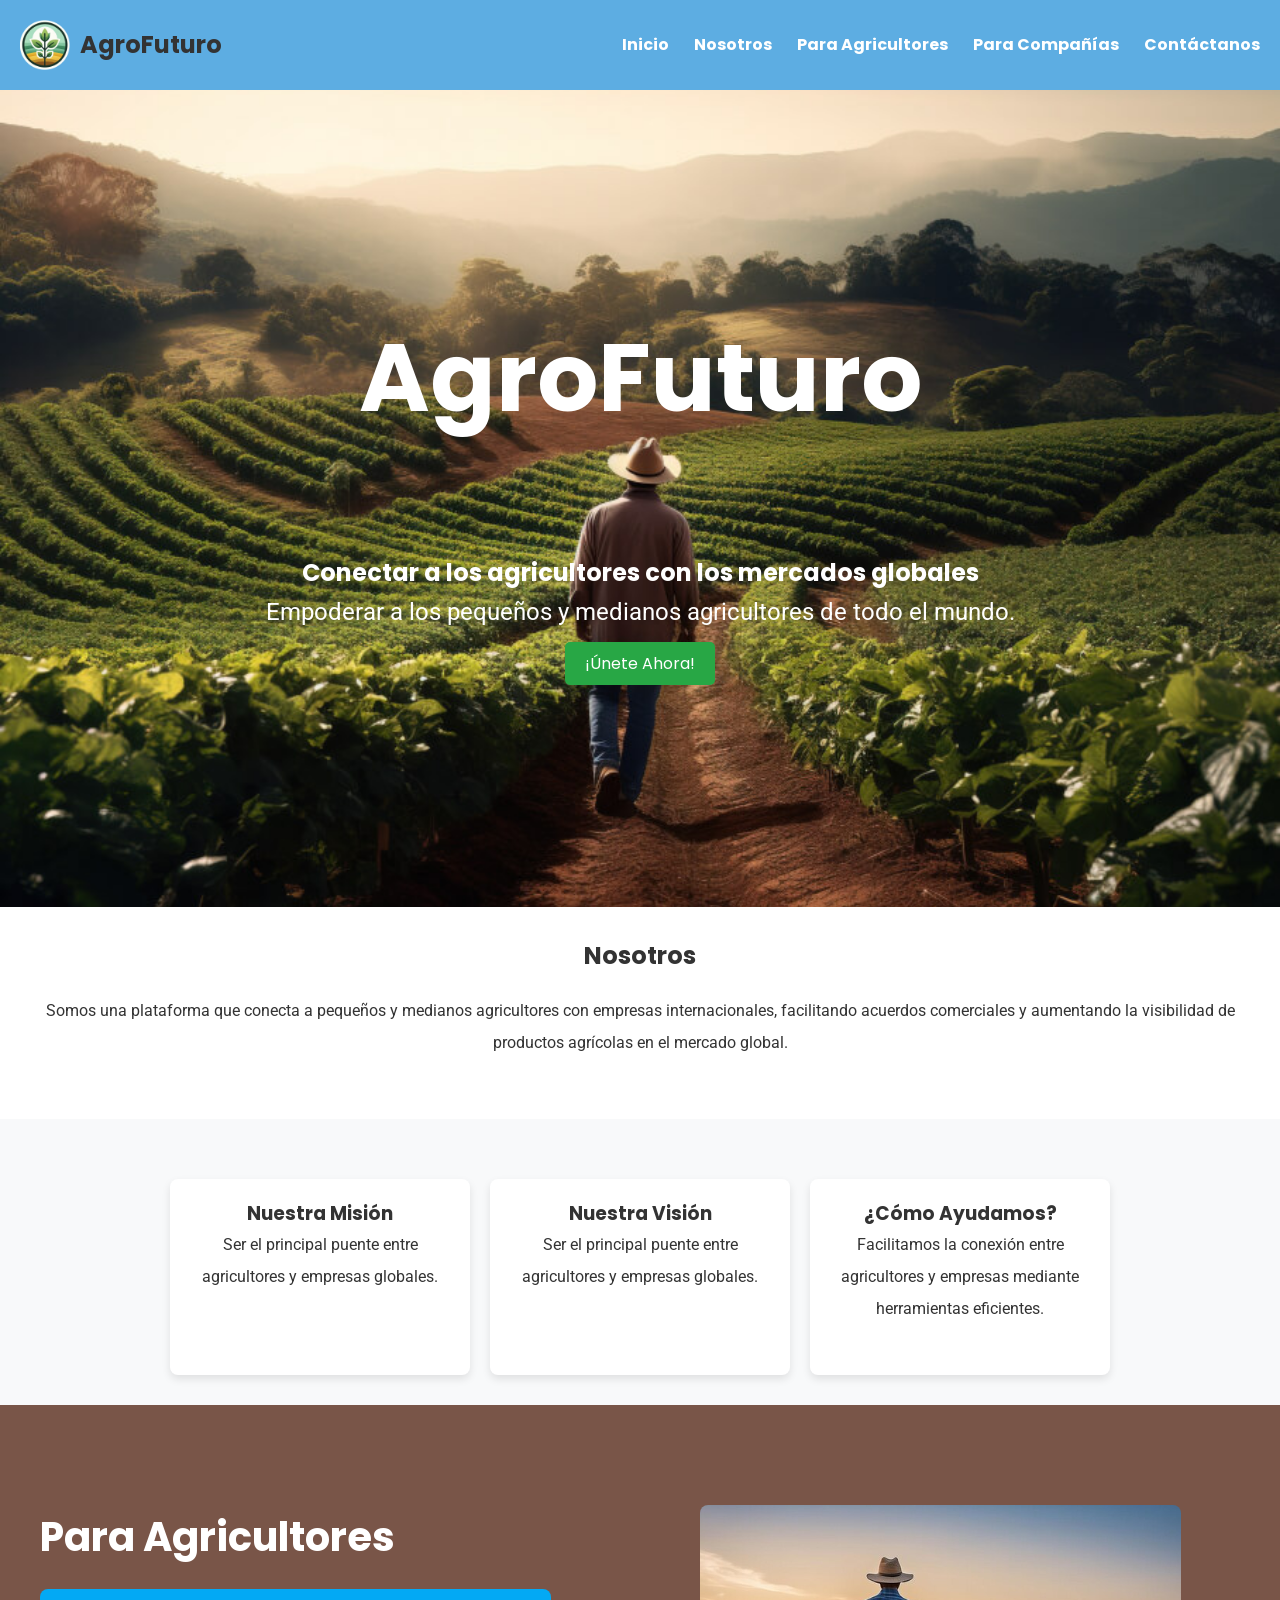
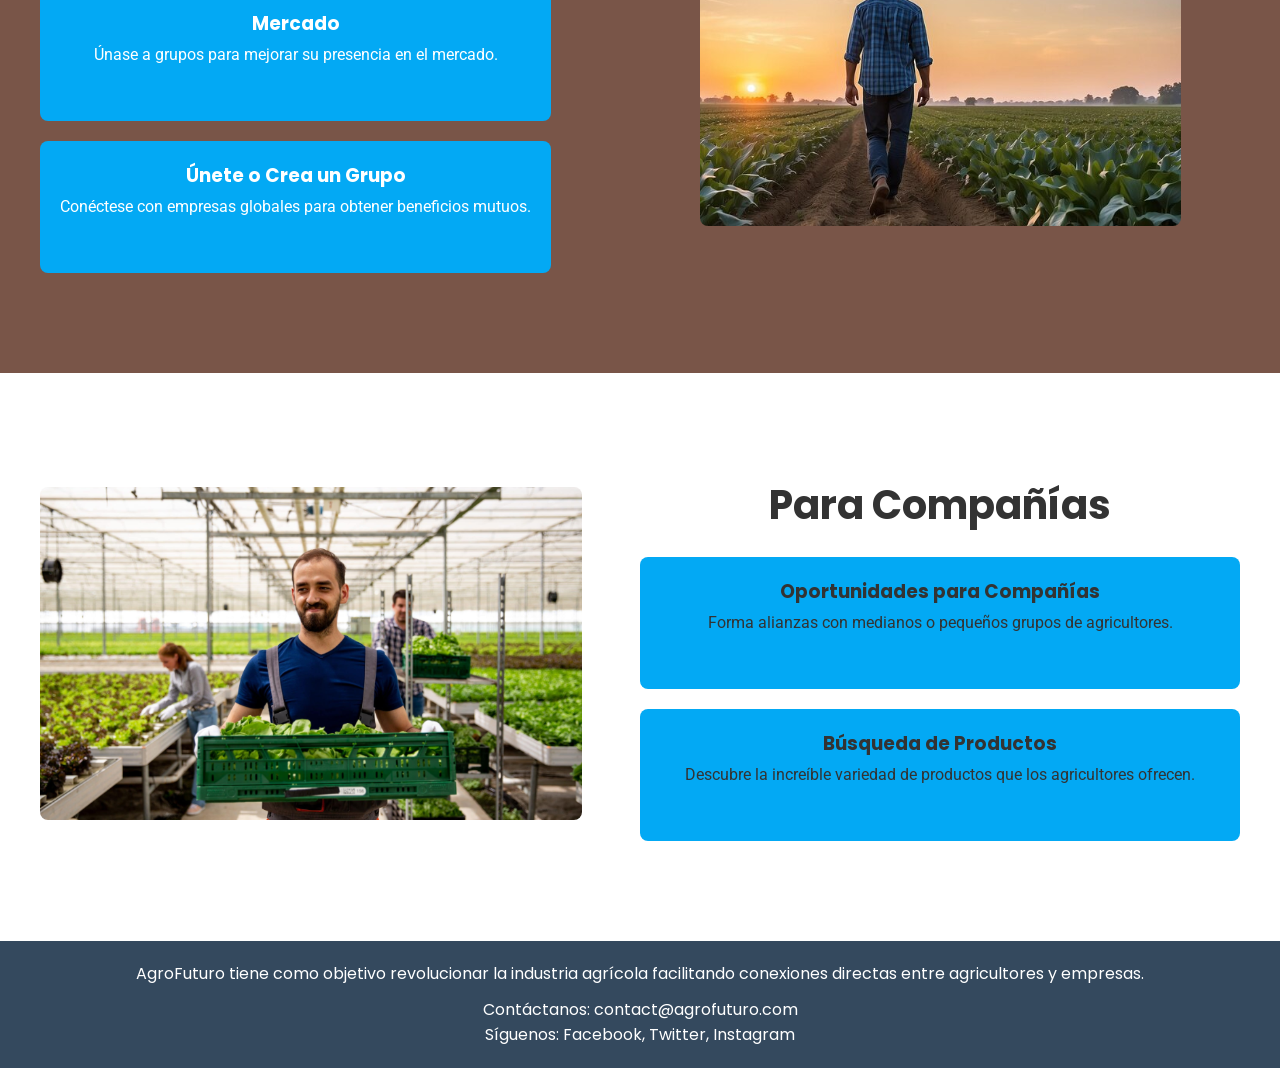
<file: AgroFuturo.html>
<!DOCTYPE html>
<html lang="es">
<head>
    <meta charset="UTF-8">
    <meta name="viewport" content="width=device-width, initial-scale=1.0">
    <meta name="description" content="AgroFuturo conecta a pequeños y medianos agricultores con empresas globales para facilitar acuerdos comerciales y aumentar la visibilidad de productos agrícolas en el mercado mundial.">
    <meta name="keywords" content="agricultura, mercado, agricultores, empresas, AgroFuturo">
    <title>AgroFuturo - Conectando a los agricultores con los mercados globales</title>
    <link rel="stylesheet" href="AgroFuturo.css">
    <link href="https://fonts.googleapis.com/css2?family=Poppins:wght@400;600&family=Roboto:wght@400;700&display=swap" rel="stylesheet">
</head>
    <!--Metadatos (<meta>): Se define el conjunto de caracteres (UTF-8), la compatibilidad con dispositivos móviles (con viewport), una descripción del sitio web para motores de búsqueda (SEO), y palabras clave relacionadas con la plataforma AgroFuturo.
Título (<title>): Establece el título de la página que aparecerá en la pestaña del navegador: "AgroFuturo - Conectando a los agricultores con los mercados globales".
Hojas de Estilo:
AgroFuturo.css: Se vincula una hoja de estilos externa para personalizar el diseño de la página.
Google Fonts: Importa las fuentes Poppins y Roboto de Google, usadas para estilizar el texto de la página.------------------>
<body>
    <!-- Navbar -->
    <nav>
        <div class="logo">
            <img src="LOGO ARQUI.png" alt="AgroFuturo Logo">
            <h2>AgroFuturo</h2>
        </div>
        <ul class="nav-links">
            <li><a href="#inicio">Inicio</a></li>
            <li><a href="#nosotros">Nosotros</a></li>
            <li><a href="#para-agricultores">Para Agricultores</a></li>
            <li><a href="#para-companias">Para Compañías</a></li>
            <li><a href="#contacto">Contáctanos</a></li>
        </ul>
        <div class="menu-toggle" id="menu-toggle">
            <span class="bar"></span>
            <span class="bar"></span>
            <span class="bar"></span>
        </div>
    </nav>

    <!-- Hero Section -->
    <header class="hero">
        <div class="hero-content">
            <h1 class="startup-name">AgroFuturo</h1>
            <h2 class="hero-tagline">Conectar a los agricultores con los mercados globales</h2>
            <p class="hero-description">Empoderar a los pequeños y medianos agricultores de todo el mundo.</p>
            <a href="#unete" class="btn">¡Únete Ahora!</a>
        </div>
    </header>

    <!-- Nosotros Section -->
    <section id="nosotros" class="section about">
        <h2>Nosotros</h2>
        <p>Somos una plataforma que conecta a pequeños y medianos agricultores con empresas internacionales, facilitando acuerdos comerciales y aumentando la visibilidad de productos agrícolas en el mercado global.</p>
    </section>

    <!-- Valores Section -->
    <section id="valores" class="section values">
        <div class="cards">
            <div class="card">
                <h3>Nuestra Misión</h3>
                <p>Ser el principal puente entre agricultores y empresas globales.</p>
            </div>
            <div class="card">
                <h3>Nuestra Visión</h3>
                <p>Ser el principal puente entre agricultores y empresas globales.</p>
            </div>
            <div class="card">
                <h3>¿Cómo Ayudamos?</h3>
                <p>Facilitamos la conexión entre agricultores y empresas mediante herramientas eficientes.</p>
            </div>
        </div>
    </section>

    <!-- Para Agricultores Section -->
    <section id="para-agricultores" class="section farmers">
        <div class="farmers-container">
            <div class="farmers-content">
                <div class="farmers-left">
                    <h2>Para Agricultores</h2>
                    <div class="farmers-items">
                        <div class="farmers-item">
                            <h3>Mercado</h3>
                            <p>Únase a grupos para mejorar su presencia en el mercado.</p>
                        </div>
                        <div class="farmers-item">
                            <h3>Únete o Crea un Grupo</h3>
                            <p>Conéctese con empresas globales para obtener beneficios mutuos.</p>
                        </div>
                    </div>
                </div>
                <div class="farmers-right">
                    <img src="Sección Agricultor.png" alt="Agricultor">
                </div>
            </div>
        </div>
    </section>

    <!-- Para Compañías Section -->
    <section id="para-companias" class="section companies">
        <div class="companies-container">
            <div class="company-left">
                <img src="Sección Empresa.png" alt="Empresa">
            </div>
            <div class="company-right">
                <h2>Para Compañías</h2>
                <div class="company-items">
                    <div class="company-item">
                        <h3>Oportunidades para Compañías</h3>
                        <p>Forma alianzas con medianos o pequeños grupos de agricultores.</p>
                    </div>
                    <div class="company-item">
                        <h3>Búsqueda de Productos</h3>
                        <p>Descubre la increíble variedad de productos que los agricultores ofrecen.</p>
                    </div>
                </div>
            </div>
        </div>
    </section>
    <!-- En el apartado de arriba se coloca la posición y lo que va ir en la sección de empresas -->

    <!-- Footer Section -->
    <footer id="contacto">
        <p>AgroFuturo tiene como objetivo revolucionar la industria agrícola facilitando conexiones directas entre agricultores y empresas.</p>
        <div class="footer-info">
            <p>Contáctanos: contact@agrofuturo.com</p>
            <p>Síguenos: Facebook, Twitter, Instagram</p>
        </div>
    </footer>

    <script src="AgroFuturo.js"></script>
    <!--Se vincula el archivo AgroFuturo.js, donde probablemente se manejan las interacciones del menú de navegación y otros comportamientos dinámicos del sitio.-->
</body>
    <!--Barra de Navegación (<nav>)
Contiene el logotipo y el nombre de la plataforma AgroFuturo.
Una lista de enlaces de navegación (<ul>), con cada enlace apuntando a diferentes secciones de la página (Inicio, Nosotros, Para Agricultores, Para Compañías, Contáctanos).
Un menú de hamburguesa con tres barras (<span>), que es comúnmente usado en dispositivos móviles para mostrar y ocultar la barra de navegación.
2. Sección Hero (<header>)
Se trata de la sección principal o "heroica" de la página que aparece en la parte superior.
Contiene el nombre de la startup "AgroFuturo", un lema que describe su misión principal ("Conectar a los agricultores con los mercados globales") y una breve descripción.
Incluye un botón de llamada a la acción ("¡Únete Ahora!") que lleva a la sección de registro.
3. Sección Nosotros (<section id="nosotros">)
Explica brevemente quiénes son y cuál es el propósito de AgroFuturo: conectar agricultores con empresas globales.
4. Sección Valores (<section id="valores">)
Presenta las tarjetas que contienen la misión, la visión y una breve descripción de cómo ayudan a agricultores y empresas:
Misión: Conectar agricultores con empresas globales.
Visión: Convertirse en el principal puente para estos actores.
¿Cómo Ayudamos?: Explicación sobre las herramientas que facilitan esta conexión.
5. Sección Para Agricultores (<section id="para-agricultores">)
Explica los beneficios de la plataforma para los agricultores, dividiendo la información en dos partes:
Mercado: Mejora de la presencia en el mercado.
Únete o Crea un Grupo: Permite que los agricultores se conecten con empresas globales.
Esta sección está diseñada en dos columnas: una con texto y otra con una imagen (Sección Agricultor.png).
6. Sección Para Compañías (<section id="para-companias">)
Ofrece información sobre las oportunidades para las compañías, con dos columnas:
Oportunidades para Compañías: Alianzas con agricultores.
Búsqueda de Productos: Encuentro de productos agrícolas.
Al igual que la sección anterior, esta también tiene una columna de texto y una columna con una imagen (Sección Empresa.png).
7. Footer (<footer id="contacto">)
La sección de pie de página incluye:
Un resumen del objetivo de AgroFuturo: revolucionar la industria agrícola.
Información de contacto (correo electrónico) y enlaces a redes sociales (Facebook, Twitter, Instagram).----->
</html>
</file>
<file: AgroFuturo.css>
/* Global Styles */
:root {
    --color-light-gray: #f8f9fa;
    --color-dark-gray: #34495e;
    --color-blue: #5DADE2;
    --color-green: #28a745;
    --color-brown: #795548;
    --color-light-blue: #03a9f4;
}

* {
    margin: 0;
    padding: 0;
    box-sizing: border-box;
}

body {
    font-family: 'Poppins', sans-serif;
    line-height: 1.6;
    color: #333;
    padding-top: 70px; /* Altura de la navbar */
}

/* Navbar Styles */
nav {
    background-color: var(--color-blue);
    padding: 20px;
    display: flex;
    justify-content: space-between;
    align-items: center;
    position: fixed;
    top: 0;
    width: 100%;
    z-index: 1000;
}

nav .logo {
    display: flex;
    align-items: center;
}

nav .logo img {
    width: 50px;
    margin-right: 10px;
}

nav ul {
    list-style: none;
    display: flex;
}

nav ul li {
    margin: 50px;
}

nav ul li a {
    color: white;
    text-decoration: none;
    font-weight: bold;
}
.nav-links {
    list-style: none;
    display: flex;
    gap: 25px;
}

.nav-links a {
    color: #fff;
    text-decoration: none;
    font-size: 1rem;
}

.nav-links li {
    margin: 0;
}
/* Estilos para el menú toggle */
.menu-toggle {
    display: none;
    flex-direction: column;
    cursor: pointer;
}

.menu-toggle .bar {
    width: 19px;
    height: 3px;
    background-color: #333;
    margin: 3px 3px;
}
/* Hero Section */
.hero {
    background: url('FondoHero.jpg') no-repeat center center/cover;
    height: 93vh;
    display: flex;
    justify-content: center;
    align-items: center;
    flex-direction: column;
    color: white;
    text-align: center;
}
.hero-content {
    max-width: 800px;
    margin: 0 auto;
}

.hero h1 {
    font-family: 'Poppins', sans-serif;
    font-size: 6rem;
    margin-bottom: 100px;
}

.hero p {
    font-family: 'Roboto', sans-serif;
    font-size: 1.5rem;
    margin-bottom: 20px;
}

.hero .btn {
    background-color: var(--color-green);
    color: white;
    padding: 10px 20px;
    text-decoration: none;
    border-radius: 5px;
    transition: background-color 0.3s, transform 0.3s;
}

.hero .btn:hover {
    background-color: #218838;
    transform: scale(1.05);
}

/* Secciones */
.section {
    padding: 30px 20px;
    text-align: center;
}

.section h2 {
    margin-bottom: 20px;
    font-family: 'Poppins', sans-serif;
}

.section p {
    margin-bottom: 30px;
    line-height: 2;
    font-family: 'Roboto', sans-serif;
}

/* Sección Valores */
#valores {
    background-color: var(--color-light-gray);
}

.cards {
    display: flex;
    justify-content: center;
    gap: 20px;
    margin-top: 30px;
}

.card {
    background-color: white;
    padding: 20px;
    border-radius: 8px;
    box-shadow: 0 4px 8px rgba(0,0,0,0.1);
    width: 300px;
    transition: transform 0.3s, box-shadow 0.3s;
}

.card:hover {
    transform: translateY(-10px);
    box-shadow: 0 10px 20px rgba(0,0,0,0.2);
}

/* Sección Para Agricultores */
#para-agricultores {
    background-color: var(--color-brown);
    color: white;
    padding: 100px 20px;
}

.farmers-container {
    max-width: 1200px;
    margin: 0 auto;
}

.farmers-content {
    display: flex;
    justify-content: space-between;
    align-items: flex-start;
}

.farmers-left {
    width: 50%;
    display: flex;
    flex-direction: column;
    align-items: flex-start;
}

.farmers-left h2 {
    font-size: 2.5rem;
    margin-bottom: 20px;
}

.farmers-items {
    display: flex;
    flex-direction: column;
    gap: 20px;
}

.farmers-item {
    background-color: var(--color-light-blue);
    padding: 20px;
    border-radius: 8px;
    transition: background-color 0.3s;
}

.farmers-item:hover {
    background-color: #14c549;
}

.farmers-right {
    width: 50%;
}

.farmers-right img {
    max-width: 100%;
    height: auto;
    border-radius: 8px;
}

/* Sección Para Compañías */
#para-companias {
    background-color: transparent;
    padding: 100px 20px;
}

.companies-container {
    max-width: 1200px;
    margin: 0 auto;
    display: flex;
    justify-content: space-between;
    align-items: center;
}

.company-left img {
    max-width: 100%;
    height: auto;
    border-radius: 8px;
}

.company-right {
    width: 50%;
}

.company-right h2 {
    font-size: 2.5rem;
    margin-bottom: 20px;
}

.company-items {
    display: flex;
    flex-direction: column;
    gap: 20px;
}

.company-item {
    background-color: var(--color-light-blue);
    padding: 20px;
    border-radius: 8px;
    transition: background-color 0.3s;
}

.company-item:hover {
    background-color: #FFEB3B;
}

/* Footer Styles */
footer {
    background-color: var(--color-dark-gray);
    color: white;
    padding: 20px;
    text-align: center;
}

.footer-info {
    margin-top: 10px;
}
/* Estilos generales para dispositivos móviles */
@media (max-width: 768px) {
    .farmers-content {
        flex-direction: column;
        align-items: center;
    }

    .farmers-left, .farmers-right {
        width: 100%;
        text-align: center;
    }

    .farmers-items {
        display: block;
        margin: 0 auto;
    }

    .farmers-item {
        margin-bottom: 20px;
    }

    .farmers-right img {
        max-width: 90%;
        height: auto;
    }

    #para-companias {
        display: flex;
        flex-direction: column;
        align-items: center;
        text-align: center;
        padding: 50px 10px;
    }

    .companies-container {
        flex-direction: column;
        align-items: center;
    }

    .company-left, .company-right {
        width: 100%;
    }

    .company-right img {
        max-width: 90%;
        height: auto;
    }

    .company-text {
        margin-top: 20px;
    }
}

/* Pantallas muy pequeñas */
@media (max-width: 480px) {
    #para-agricultores {
        padding: 50px 10px;
    }

    .farmers-left h2 {
        font-size: 2rem;
    }

    .farmers-item {
        padding: 15px;
        font-size: 0.9rem;
    }

    #para-companias {
        padding: 50px 10px;
    }

    .company-left h2 {
        font-size: 2rem;
    }

    .company-text {
        font-size: 0.9rem;
        padding: 15px;
    }
}
/* Responsividad */
@media (max-width: 768px) {
    .nav-links {
        display: none;
        flex-direction: column;
        width: 30%;
        background-color: #333; /* Fondo que coincide con el de la navbar */
        position: absolute;
        top: 90px; /* Altura del navbar */
        left: 0;
        z-index: 1000;
    }

    .nav-links.active {
        display: flex;
    }

    .nav-links a {
        padding: 1px;
        text-align: center;
        border-bottom: 4px solid #1db443; /* Borde para separar los enlaces */
    }

    .menu-toggle {
        display: flex;
    }
}
</file>
